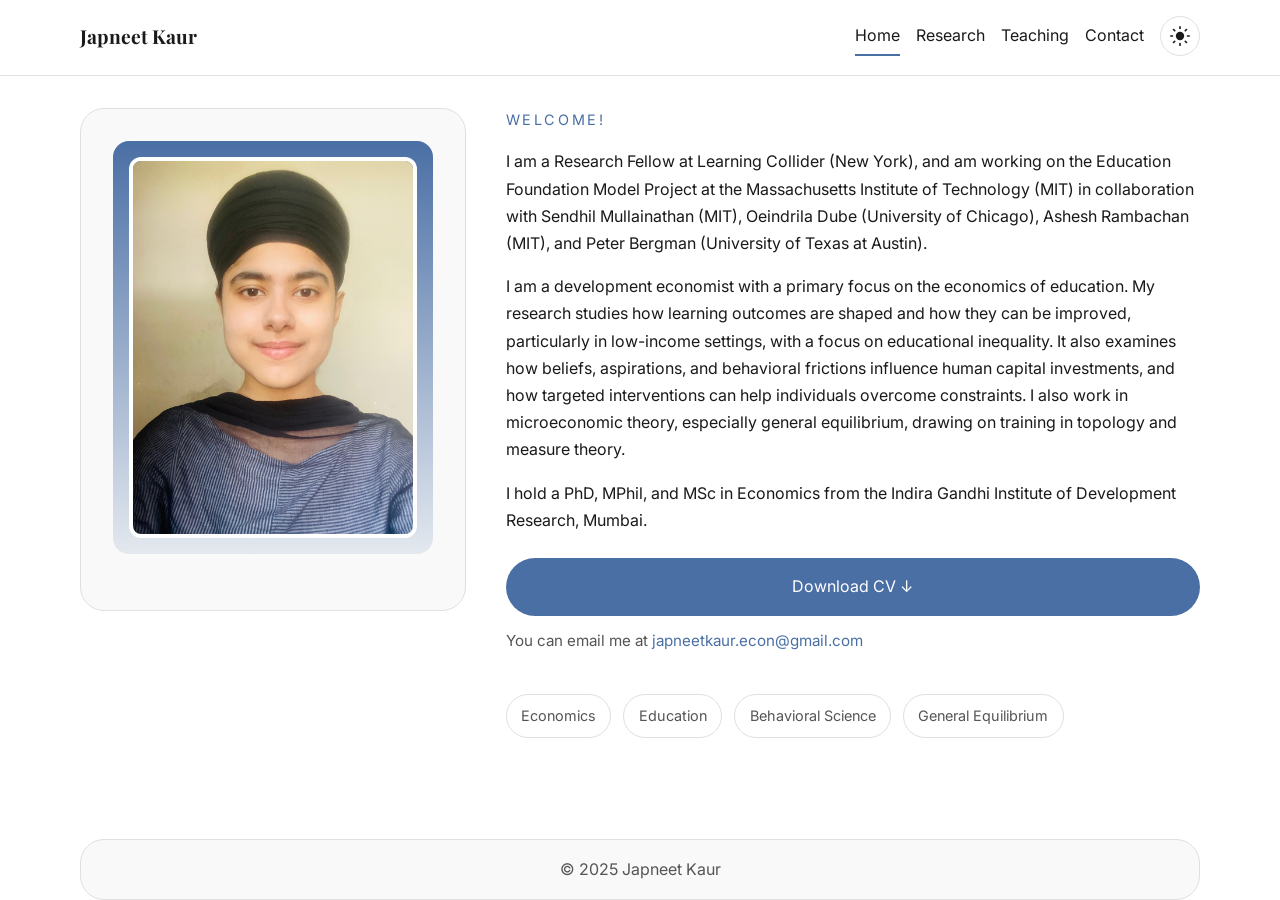
<file: index.html>
<!DOCTYPE html>
<html lang="en">
<head>
  <meta charset="UTF-8">
  <meta name="viewport" content="width=device-width, initial-scale=1.0">
  <title>Japneet Kaur | Home</title>
  <link rel="preconnect" href="https://fonts.googleapis.com">
  <link rel="preconnect" href="https://fonts.gstatic.com" crossorigin>
  <link href="https://fonts.googleapis.com/css2?family=Inter:wght@400;500;600;700&family=Playfair+Display:wght@600;700&display=swap" rel="stylesheet">
  <link rel="stylesheet" href="style.css">
</head>
<body data-page="home">
  <div class="page-shell">
    <header class="site-header">
      <div class="nav-inner container">
        <a class="brand" href="index.html">Japneet Kaur</a>
        <button class="nav-toggle" aria-expanded="false" aria-label="Toggle navigation">
          <span></span>
          <span></span>
          <span></span>
        </button>
        <nav class="site-nav" aria-label="Main navigation">
          <a href="index.html" class="nav-link active">Home</a>
          <a href="research.html" class="nav-link">Research</a>
          <a href="teaching.html" class="nav-link">Teaching</a>
          <a href="contact.html" class="nav-link">Contact</a>
          <button id="themeToggle" class="theme-toggle" aria-label="Toggle theme">
            <span class="icon icon-sun" aria-hidden="true"></span>
            <span class="icon icon-moon" aria-hidden="true"></span>
          </button>
        </nav>
      </div>
      <div class="scroll-progress" id="scrollProgress"></div>
    </header>

    <main class="container main-content">
      <section class="hero split-grid">
        <div class="hero-card reveal">
          <div class="portrait-ring">
            <img src="photo.jpeg" alt="Portrait of Japneet Kaur" class="portrait">
          </div>
        </div>

        <div class="hero-text reveal">
          <p class="eyebrow">Welcome!</p>
          <p class="lead">I am a Research Fellow at Learning Collider (New York), and am working on the Education Foundation Model Project at the Massachusetts Institute of Technology (MIT) in collaboration with Sendhil Mullainathan (MIT), Oeindrila Dube (University of Chicago), Ashesh Rambachan (MIT), and Peter Bergman (University of Texas at Austin).</p>
          <p>I am a development economist with a primary focus on the economics of education. My research studies how learning outcomes are shaped and how they can be improved, particularly in low-income settings, with a focus on educational inequality. It also examines how beliefs, aspirations, and behavioral frictions influence human capital investments, and how targeted interventions can help individuals overcome constraints. I also work in microeconomic theory, especially general equilibrium, drawing on training in topology and measure theory.</p>
          <p>I hold a PhD, MPhil, and MSc in Economics from the Indira Gandhi Institute of Development Research, Mumbai.</p>
          <div class="hero-actions">
            <a class="button button-primary" href="cv.pdf" download>Download CV ↓</a>
            <p class="contact-line">You can email me at <a href="mailto:japneetkaur.econ@gmail.com">japneetkaur.econ@gmail.com</a></p>
          </div>
          <div class="tag-row">
            <span class="tag">Economics</span>
            <span class="tag">Education</span>
            <span class="tag">Behavioral Science</span>
            <span class="tag">General Equilibrium</span>
          </div>
        </div>
      </section>

    </main>

    <footer class="site-footer container reveal">
      <div class="footer-copy">© 2025 Japneet Kaur</div>
    </footer>
  </div>

  <button id="backToTop" class="back-to-top" aria-label="Back to top">
    <svg viewBox="0 0 24 24" fill="none" stroke="currentColor" stroke-width="2"><path d="M5 15l7-7 7 7" stroke-linecap="round" stroke-linejoin="round"/><path d="M12 22V4" stroke-linecap="round"/></svg>
  </button>

  <script src="script.js" defer></script>
</body>
</html>
</file>
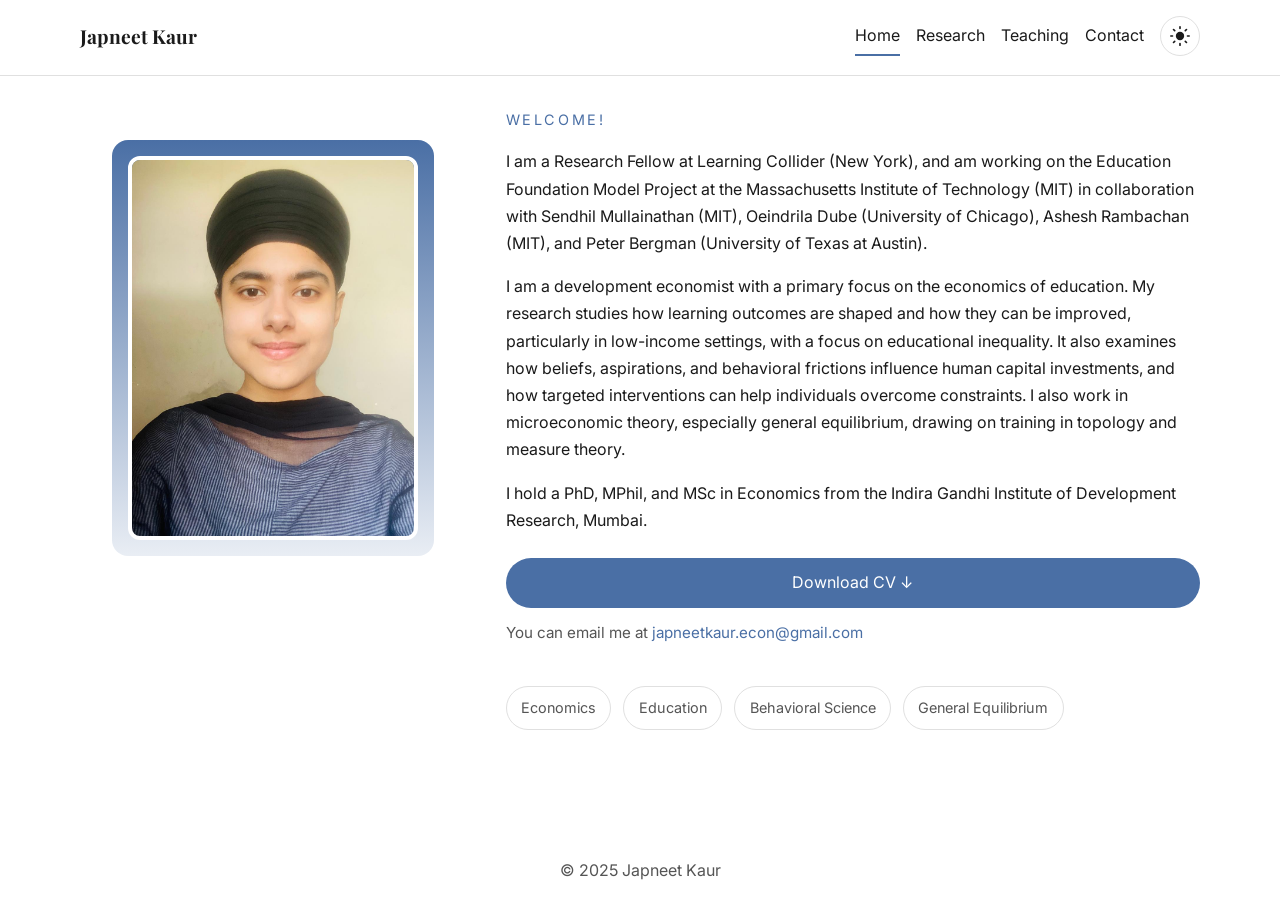
<file: Downloads/portfolio-main/portfolio-main/index.html>
<!DOCTYPE html>
<html lang="en">
<head>
  <meta charset="UTF-8">
  <meta name="viewport" content="width=device-width, initial-scale=1.0">
  <title>Japneet Kaur | Home</title>
  <link rel="preconnect" href="https://fonts.googleapis.com">
  <link rel="preconnect" href="https://fonts.gstatic.com" crossorigin>
  <link href="https://fonts.googleapis.com/css2?family=Inter:wght@400;500;600;700&family=Playfair+Display:wght@600;700&display=swap" rel="stylesheet">
  <link rel="stylesheet" href="style.css">
</head>
<body data-page="home">
  <div class="page-shell">
    <header class="site-header">
      <div class="nav-inner container">
        <a class="brand" href="index.html">Japneet Kaur</a>
        <button class="nav-toggle" aria-expanded="false" aria-label="Toggle navigation">
          <span></span>
          <span></span>
          <span></span>
        </button>
        <nav class="site-nav" aria-label="Main navigation">
          <a href="index.html" class="nav-link active">Home</a>
          <a href="research.html" class="nav-link">Research</a>
          <a href="teaching.html" class="nav-link">Teaching</a>
          <a href="contact.html" class="nav-link">Contact</a>
          <button id="themeToggle" class="theme-toggle" aria-label="Toggle theme">
            <span class="icon icon-sun" aria-hidden="true"></span>
            <span class="icon icon-moon" aria-hidden="true"></span>
          </button>
        </nav>
      </div>
      <div class="scroll-progress" id="scrollProgress"></div>
    </header>

    <main class="container main-content">
      <section class="hero split-grid">
        <div class="hero-card reveal">
          <div class="portrait-ring">
            <img src="photo.jpeg" alt="Portrait of Japneet Kaur" class="portrait">
          </div>
        </div>

        <div class="hero-text reveal">
          <p class="eyebrow">Welcome!</p>
          <p class="lead">I am a Research Fellow at Learning Collider (New York), and am working on the Education Foundation Model Project at the Massachusetts Institute of Technology (MIT) in collaboration with Sendhil Mullainathan (MIT), Oeindrila Dube (University of Chicago), Ashesh Rambachan (MIT), and Peter Bergman (University of Texas at Austin).</p>
          <p>I am a development economist with a primary focus on the economics of education. My research studies how learning outcomes are shaped and how they can be improved, particularly in low-income settings, with a focus on educational inequality. It also examines how beliefs, aspirations, and behavioral frictions influence human capital investments, and how targeted interventions can help individuals overcome constraints. I also work in microeconomic theory, especially general equilibrium, drawing on training in topology and measure theory.</p>
          <p>I hold a PhD, MPhil, and MSc in Economics from the Indira Gandhi Institute of Development Research, Mumbai.</p>
          <div class="hero-actions">
            <a class="button button-primary button-small" href="cv.pdf" download>Download CV ↓</a>
            <p class="contact-line">You can email me at <a href="mailto:japneetkaur.econ@gmail.com">japneetkaur.econ@gmail.com</a></p>
          </div>
          <div class="tag-row">
            <span class="tag">Economics</span>
            <span class="tag">Education</span>
            <span class="tag">Behavioral Science</span>
            <span class="tag">General Equilibrium</span>
          </div>
        </div>
      </section>

    </main>

    <footer class="site-footer container reveal">
      <div class="footer-copy">© 2025 Japneet Kaur</div>
    </footer>
  </div>

  <button id="backToTop" class="back-to-top" aria-label="Back to top">
    <svg viewBox="0 0 24 24" fill="none" stroke="currentColor" stroke-width="2"><path d="M5 15l7-7 7 7" stroke-linecap="round" stroke-linejoin="round"/><path d="M12 22V4" stroke-linecap="round"/></svg>
  </button>

  <script src="script.js" defer></script>
</body>
</html>
</file>
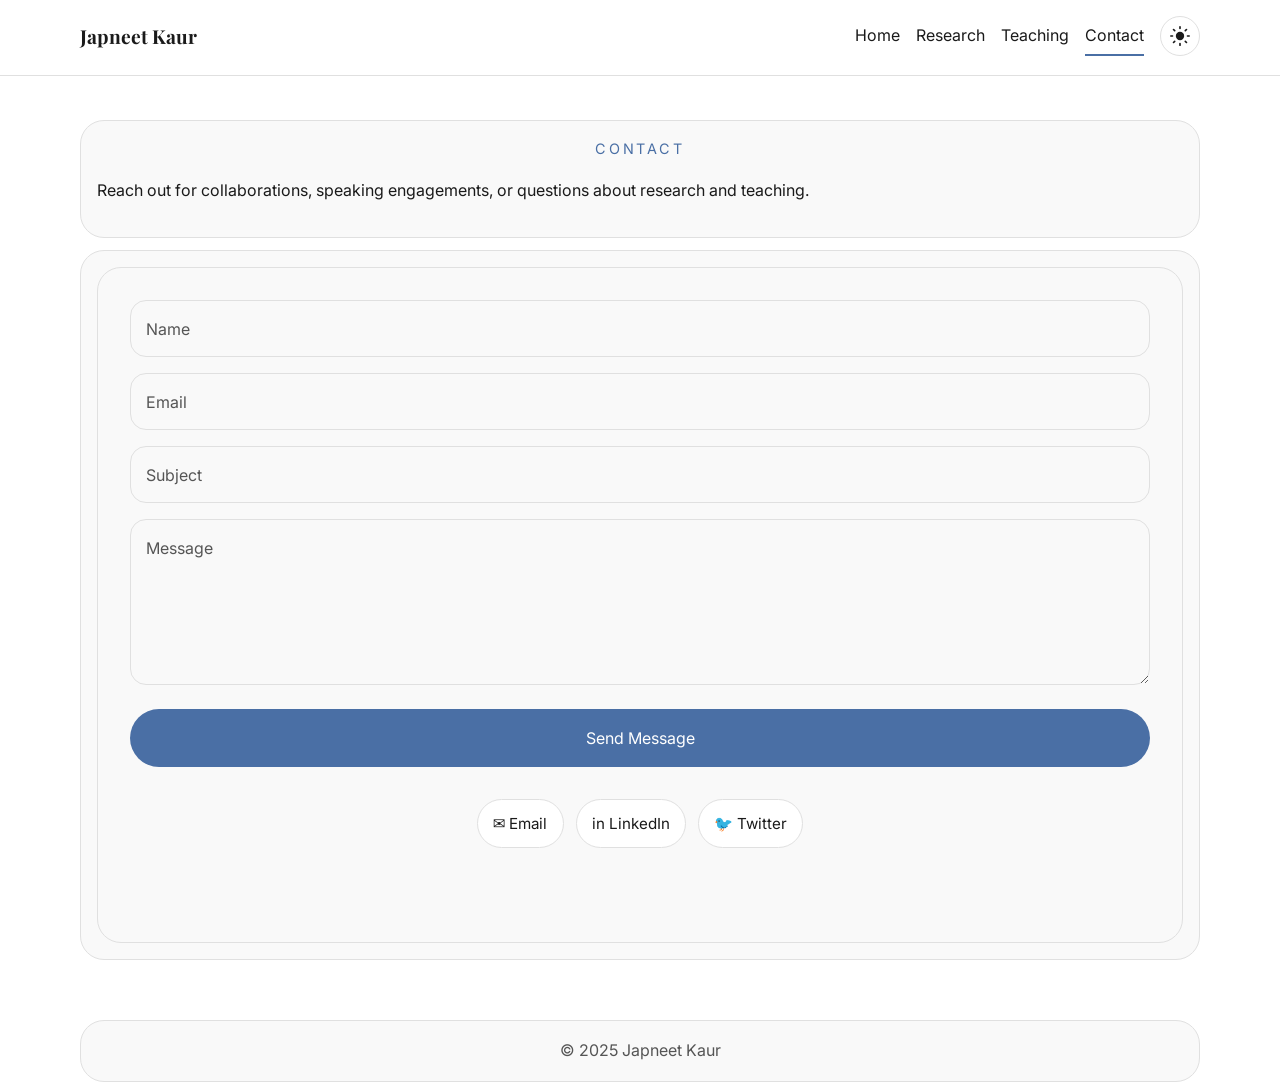
<file: contact.html>
<!DOCTYPE html>
<html lang="en">
<head>
  <meta charset="UTF-8">
  <meta name="viewport" content="width=device-width, initial-scale=1.0">
  <title>Japneet Kaur | Contact</title>
  <link rel="preconnect" href="https://fonts.googleapis.com">
  <link rel="preconnect" href="https://fonts.gstatic.com" crossorigin>
  <link href="https://fonts.googleapis.com/css2?family=Inter:wght@400;500;600;700&family=Playfair+Display:wght@600;700&display=swap" rel="stylesheet">
  <link rel="stylesheet" href="style.css">
</head>
<body data-page="contact">
  <div class="page-shell">
    <header class="site-header">
      <div class="nav-inner container">
        <a class="brand" href="index.html">Japneet Kaur</a>
        <button class="nav-toggle" aria-expanded="false" aria-label="Toggle navigation">
          <span></span>
          <span></span>
          <span></span>
        </button>
        <nav class="site-nav" aria-label="Main navigation">
          <a href="index.html" class="nav-link">Home</a>
          <a href="research.html" class="nav-link">Research</a>
          <a href="teaching.html" class="nav-link">Teaching</a>
          <a href="contact.html" class="nav-link active">Contact</a>
          <button id="themeToggle" class="theme-toggle" aria-label="Toggle theme">
            <span class="icon icon-sun" aria-hidden="true"></span>
            <span class="icon icon-moon" aria-hidden="true"></span>
          </button>
        </nav>
      </div>
      <div class="scroll-progress" id="scrollProgress"></div>
    </header>

    <main class="container main-content">
      <section class="page-intro reveal">
        <p class="eyebrow" style="text-align: center;">Contact</p>
        <p>Reach out for collaborations, speaking engagements, or questions about research and teaching.</p>
      </section>

      <section class="contact-grid reveal">
        <form id="contactForm" class="contact-form" novalidate>
          <div class="form-group reveal">
            <input type="text" id="name" name="name" required placeholder=" ">
            <label for="name">Name</label>
            <span class="error-message">Please enter your name.</span>
          </div>
          <div class="form-group reveal">
            <input type="email" id="email" name="email" required placeholder=" ">
            <label for="email">Email</label>
            <span class="error-message">Please enter a valid email.</span>
          </div>
          <div class="form-group reveal">
            <input type="text" id="subject" name="subject" required placeholder=" ">
            <label for="subject">Subject</label>
            <span class="error-message">Please enter a subject.</span>
          </div>
          <div class="form-group reveal textarea-group">
            <textarea id="message" name="message" rows="5" required placeholder=" "></textarea>
            <label for="message">Message</label>
            <span class="error-message">Please write a message.</span>
          </div>
          <button type="submit" class="button button-primary">Send Message</button>
          <div class="contact-signs">
            <a href="mailto:japneetkaur.econ@gmail.com" class="sign-link">✉ Email</a>
            <a href="https://www.linkedin.com/in/japneetkaur" class="sign-link" target="_blank" rel="noopener">in LinkedIn</a>
            <a href="https://twitter.com/japneetkaur" class="sign-link" target="_blank" rel="noopener">🐦 Twitter</a>
          </div>
          <p id="formSuccess" class="form-success" aria-live="polite"></p>
        </form>
      </section>
    </main>

    <footer class="site-footer container reveal">
      <div class="footer-copy">© 2025 Japneet Kaur</div>
    </footer>
  </div>

  <button id="backToTop" class="back-to-top" aria-label="Back to top">
    <svg viewBox="0 0 24 24" fill="none" stroke="currentColor" stroke-width="2"><path d="M5 15l7-7 7 7" stroke-linecap="round" stroke-linejoin="round"/><path d="M12 22V4" stroke-linecap="round"/></svg>
  </button>

  <script src="script.js" defer></script>
</body>
</html>
</file>
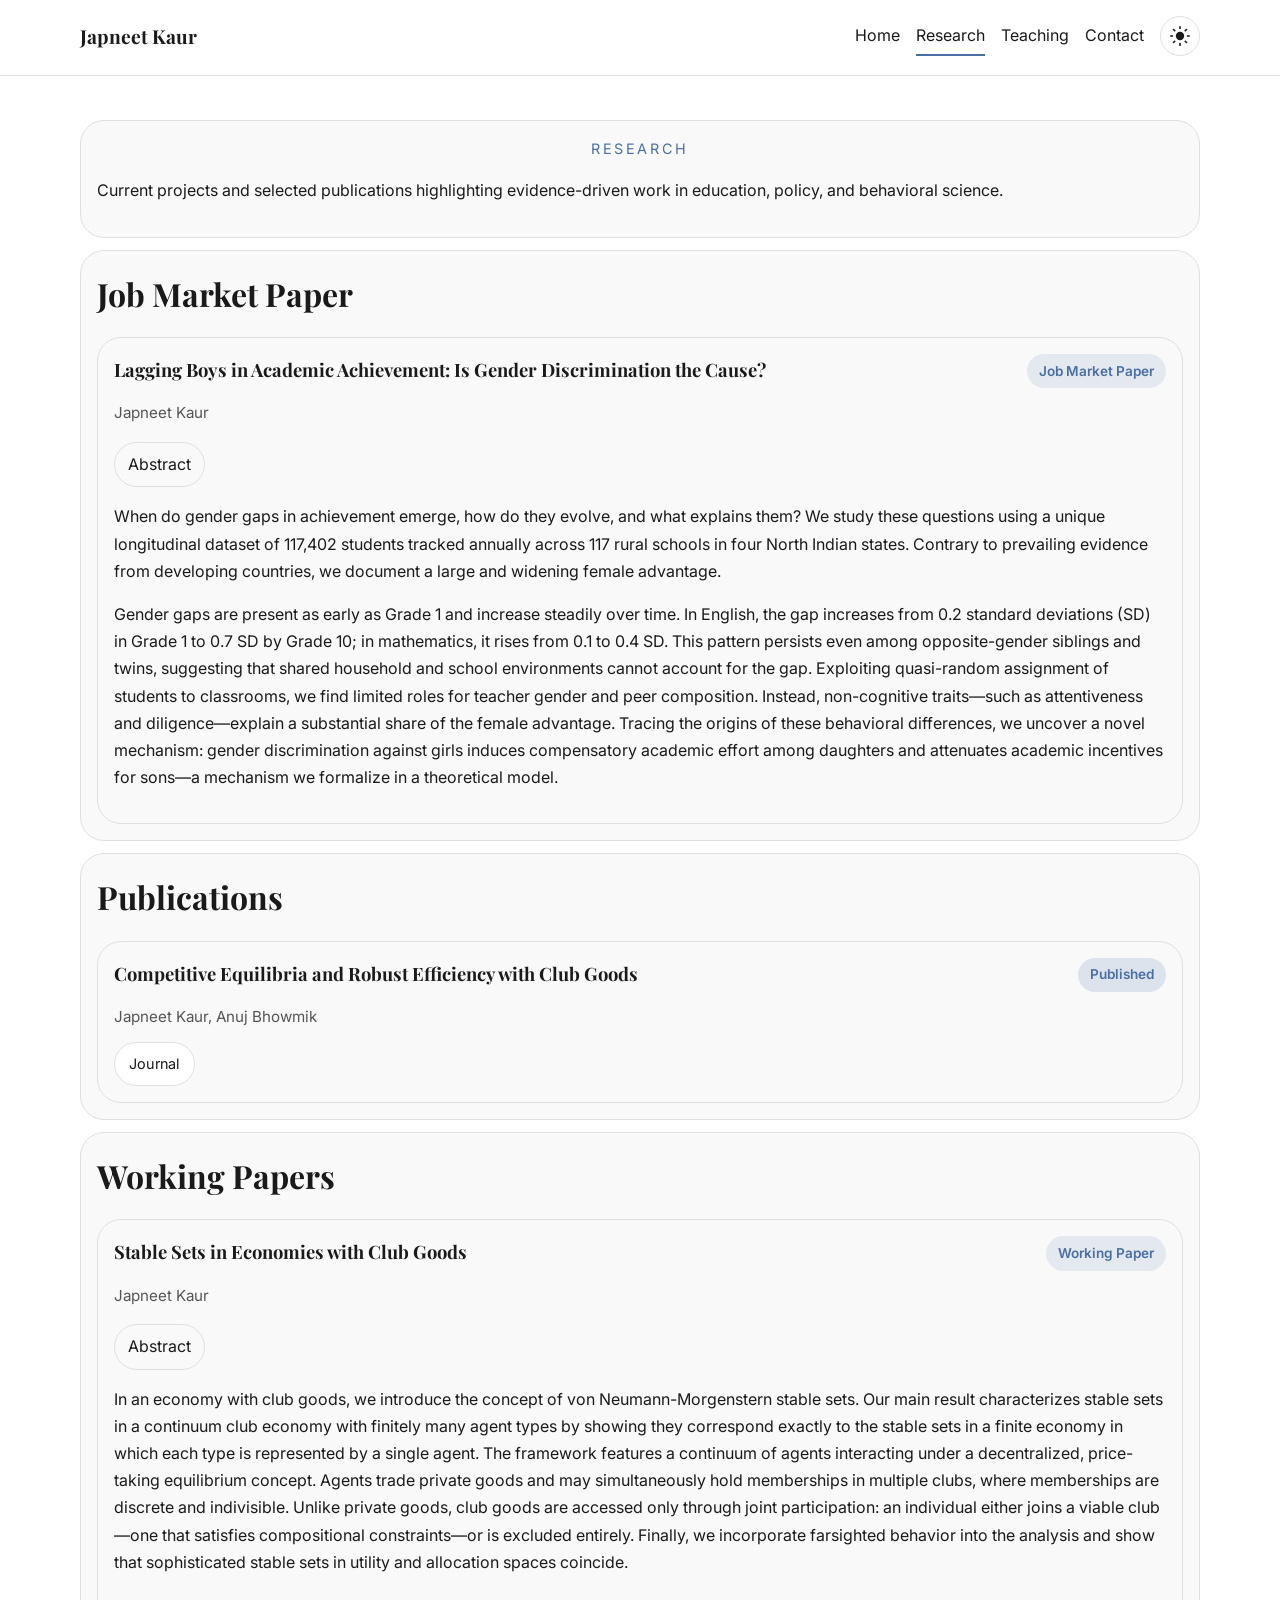
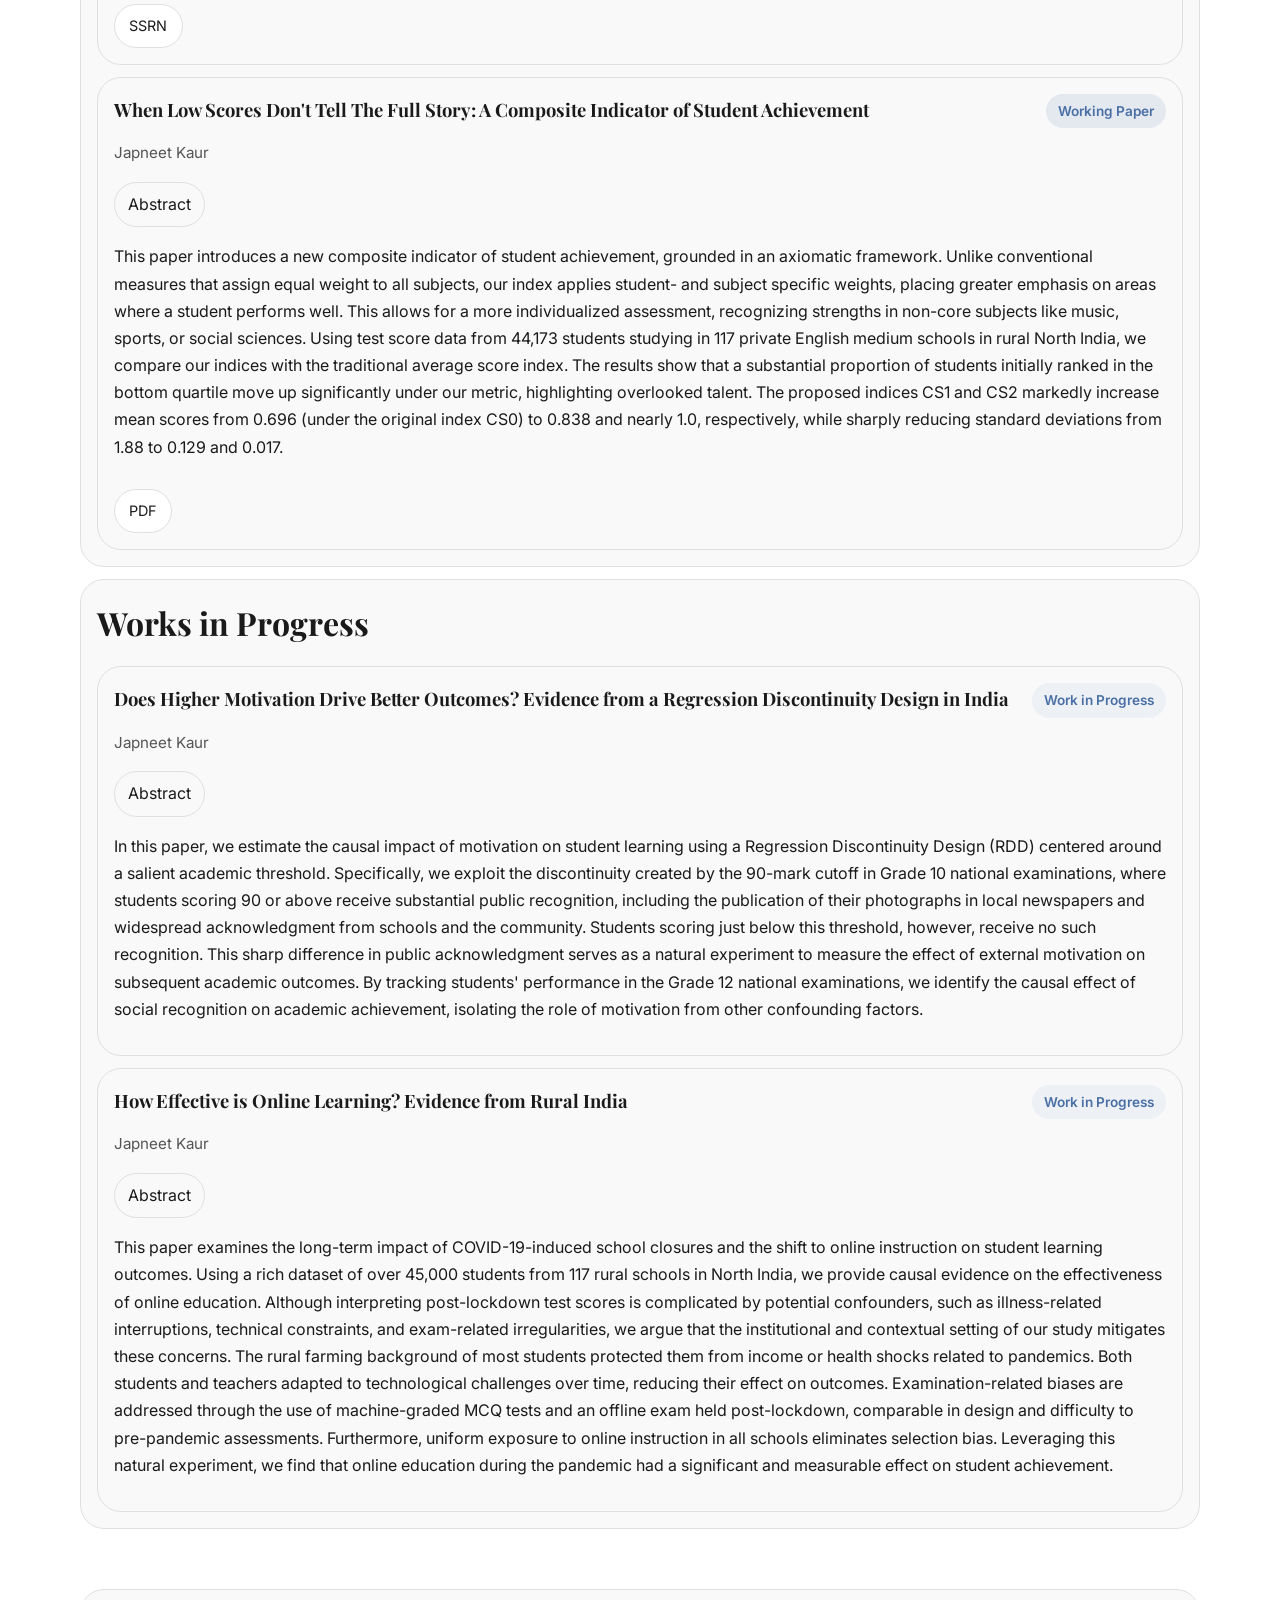
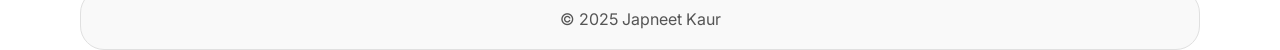
<file: research.html>
<!DOCTYPE html>
<html lang="en">
<head>
  <meta charset="UTF-8">
  <meta name="viewport" content="width=device-width, initial-scale=1.0">
  <title>Japneet Kaur | Research</title>
  <link rel="preconnect" href="https://fonts.googleapis.com">
  <link rel="preconnect" href="https://fonts.gstatic.com" crossorigin>
  <link href="https://fonts.googleapis.com/css2?family=Inter:wght@400;500;600;700&family=Playfair+Display:wght@600;700&display=swap" rel="stylesheet">
  <link rel="stylesheet" href="style.css">
</head>
<body data-page="research">
  <div class="page-shell">
    <header class="site-header">
      <div class="nav-inner container">
        <a class="brand" href="index.html">Japneet Kaur</a>
        <button class="nav-toggle" aria-expanded="false" aria-label="Toggle navigation">
          <span></span>
          <span></span>
          <span></span>
        </button>
        <nav class="site-nav" aria-label="Main navigation">
          <a href="index.html" class="nav-link">Home</a>
          <a href="research.html" class="nav-link active">Research</a>
          <a href="teaching.html" class="nav-link">Teaching</a>
          <a href="contact.html" class="nav-link">Contact</a>
          <button id="themeToggle" class="theme-toggle" aria-label="Toggle theme">
            <span class="icon icon-sun" aria-hidden="true"></span>
            <span class="icon icon-moon" aria-hidden="true"></span>
          </button>
        </nav>
      </div>
      <div class="scroll-progress" id="scrollProgress"></div>
    </header>

    <main class="container main-content">
      <section class="page-intro reveal">
        <p class="eyebrow" style="text-align: center;">Research</p>
        <p>Current projects and selected publications highlighting evidence-driven work in education, policy, and behavioral science.</p>
      </section>

      <section class="research-section reveal">
        <h2>Job Market Paper</h2>
        <div class="card-grid">
          <article class="paper-card reveal">
            <div class="card-header">
              <h3>Lagging Boys in Academic Achievement: Is Gender Discrimination the Cause?</h3>
              <span class="badge">Job Market Paper</span>
            </div>
            <p class="paper-meta">Japneet Kaur</p>
            <button class="abstract-toggle" data-target="abstract1" aria-expanded="false">Abstract</button>
            <div id="abstract1" class="abstract-content">
              <p>When do gender gaps in achievement emerge, how do they evolve, and what explains them? We study these questions using a unique longitudinal dataset of 117,402 students tracked annually across 117 rural schools in four North Indian states. Contrary to prevailing evidence from developing countries, we document a large and widening female advantage.</p>
              <p>Gender gaps are present as early as Grade 1 and increase steadily over time. In English, the gap increases from 0.2 standard deviations (SD) in Grade 1 to 0.7 SD by Grade 10; in mathematics, it rises from 0.1 to 0.4 SD. This pattern persists even among opposite-gender siblings and twins, suggesting that shared household and school environments cannot account for the gap. Exploiting quasi-random assignment of students to classrooms, we find limited roles for teacher gender and peer composition. Instead, non-cognitive traits—such as attentiveness and diligence—explain a substantial share of the female advantage. Tracing the origins of these behavioral differences, we uncover a novel mechanism: gender discrimination against girls induces compensatory academic effort among daughters and attenuates academic incentives for sons—a mechanism we formalize in a theoretical model.</p>
            </div>
          </article>
        </div>
      </section>

      <section class="research-section reveal">
        <h2>Publications</h2>
        <div class="card-grid">
          <article class="paper-card reveal">
            <div class="card-header">
              <h3>Competitive Equilibria and Robust Efficiency with Club Goods</h3>
              <span class="badge published">Published</span>
            </div>
            <p class="paper-meta">Japneet Kaur, Anuj Bhowmik</p>
            <div class="link-row">
              <a href="https://www.sciencedirect.com/science/article/pii/S0304406823000691" class="pill" target="_blank">Journal</a>
            </div>
          </article>
        </div>
      </section>

      <section class="research-section reveal">
        <h2>Working Papers</h2>
        <div class="card-grid">
          <article class="paper-card reveal">
            <div class="card-header">
              <h3>Stable Sets in Economies with Club Goods</h3>
              <span class="badge">Working Paper</span>
            </div>
            <p class="paper-meta">Japneet Kaur</p>
            <button class="abstract-toggle" data-target="abstract3" aria-expanded="false">Abstract</button>
            <div id="abstract3" class="abstract-content">
              <p>In an economy with club goods, we introduce the concept of von Neumann-Morgenstern stable sets. Our main result characterizes stable sets in a continuum club economy with finitely many agent types by showing they correspond exactly to the stable sets in a finite economy in which each type is represented by a single agent. The framework features a continuum of agents interacting under a decentralized, price-taking equilibrium concept. Agents trade private goods and may simultaneously hold memberships in multiple clubs, where memberships are discrete and indivisible. Unlike private goods, club goods are accessed only through joint participation: an individual either joins a viable club—one that satisfies compositional constraints—or is excluded entirely. Finally, we incorporate farsighted behavior into the analysis and show that sophisticated stable sets in utility and allocation spaces coincide.</p>
            </div>
            <div class="link-row">
              <a href="https://papers.ssrn.com/sol3/papers.cfm?abstract_id=5219560" class="pill" target="_blank">SSRN</a>
            </div>
          </article>
          <article class="paper-card reveal">
            <div class="card-header">
              <h3>When Low Scores Don't Tell The Full Story: A Composite Indicator of Student Achievement</h3>
              <span class="badge">Working Paper</span>
            </div>
            <p class="paper-meta">Japneet Kaur</p>
            <button class="abstract-toggle" data-target="abstract4" aria-expanded="false">Abstract</button>
            <div id="abstract4" class="abstract-content">
              <p>This paper introduces a new composite indicator of student achievement, grounded in an axiomatic framework. Unlike conventional measures that assign equal weight to all subjects, our index applies student- and subject specific weights, placing greater emphasis on areas where a student performs well. This allows for a more individualized assessment, recognizing strengths in non-core subjects like music, sports, or social sciences. Using test score data from 44,173 students studying in 117 private English medium schools in rural North India, we compare our indices with the traditional average score index. The results show that a substantial proportion of students initially ranked in the bottom quartile move up significantly under our metric, highlighting overlooked talent. The proposed indices CS1 and CS2 markedly increase mean scores from 0.696 (under the original index CS0) to 0.838 and nearly 1.0, respectively, while sharply reducing standard deviations from 1.88 to 0.129 and 0.017.</p>
            </div>
            <div class="link-row">
              <a href="http://www.igidr.ac.in/pdf/publication/WP-2025-008.pdf" class="pill" target="_blank">PDF</a>
            </div>
          </article>
        </div>
      </section>

      <section class="research-section reveal">
        <h2>Works in Progress</h2>
        <div class="card-grid">
          <article class="paper-card reveal">
            <div class="card-header">
              <h3>Does Higher Motivation Drive Better Outcomes? Evidence from a Regression Discontinuity Design in India</h3>
              <span class="badge wip">Work in Progress</span>
            </div>
            <p class="paper-meta">Japneet Kaur</p>
            <button class="abstract-toggle" data-target="abstract5" aria-expanded="false">Abstract</button>
            <div id="abstract5" class="abstract-content">
              <p>In this paper, we estimate the causal impact of motivation on student learning using a Regression Discontinuity Design (RDD) centered around a salient academic threshold. Specifically, we exploit the discontinuity created by the 90-mark cutoff in Grade 10 national examinations, where students scoring 90 or above receive substantial public recognition, including the publication of their photographs in local newspapers and widespread acknowledgment from schools and the community. Students scoring just below this threshold, however, receive no such recognition. This sharp difference in public acknowledgment serves as a natural experiment to measure the effect of external motivation on subsequent academic outcomes. By tracking students' performance in the Grade 12 national examinations, we identify the causal effect of social recognition on academic achievement, isolating the role of motivation from other confounding factors.</p>
            </div>
          </article>
          <article class="paper-card reveal">
            <div class="card-header">
              <h3>How Effective is Online Learning? Evidence from Rural India</h3>
              <span class="badge wip">Work in Progress</span>
            </div>
            <p class="paper-meta">Japneet Kaur</p>
            <button class="abstract-toggle" data-target="abstract6" aria-expanded="false">Abstract</button>
            <div id="abstract6" class="abstract-content">
              <p>This paper examines the long-term impact of COVID-19-induced school closures and the shift to online instruction on student learning outcomes. Using a rich dataset of over 45,000 students from 117 rural schools in North India, we provide causal evidence on the effectiveness of online education. Although interpreting post-lockdown test scores is complicated by potential confounders, such as illness-related interruptions, technical constraints, and exam-related irregularities, we argue that the institutional and contextual setting of our study mitigates these concerns. The rural farming background of most students protected them from income or health shocks related to pandemics. Both students and teachers adapted to technological challenges over time, reducing their effect on outcomes. Examination-related biases are addressed through the use of machine-graded MCQ tests and an offline exam held post-lockdown, comparable in design and difficulty to pre-pandemic assessments. Furthermore, uniform exposure to online instruction in all schools eliminates selection bias. Leveraging this natural experiment, we find that online education during the pandemic had a significant and measurable effect on student achievement.</p>
            </div>
          </article>
        </div>
      </section>
    </main>

    <footer class="site-footer container reveal">
      <div class="footer-copy">© 2025 Japneet Kaur</div>
    </footer>
  </div>

  <button id="backToTop" class="back-to-top" aria-label="Back to top">
    <svg viewBox="0 0 24 24" fill="none" stroke="currentColor" stroke-width="2"><path d="M5 15l7-7 7 7" stroke-linecap="round" stroke-linejoin="round"/><path d="M12 22V4" stroke-linecap="round"/></svg>
  </button>

  <script src="script.js" defer></script>
</body>
</html>
</file>
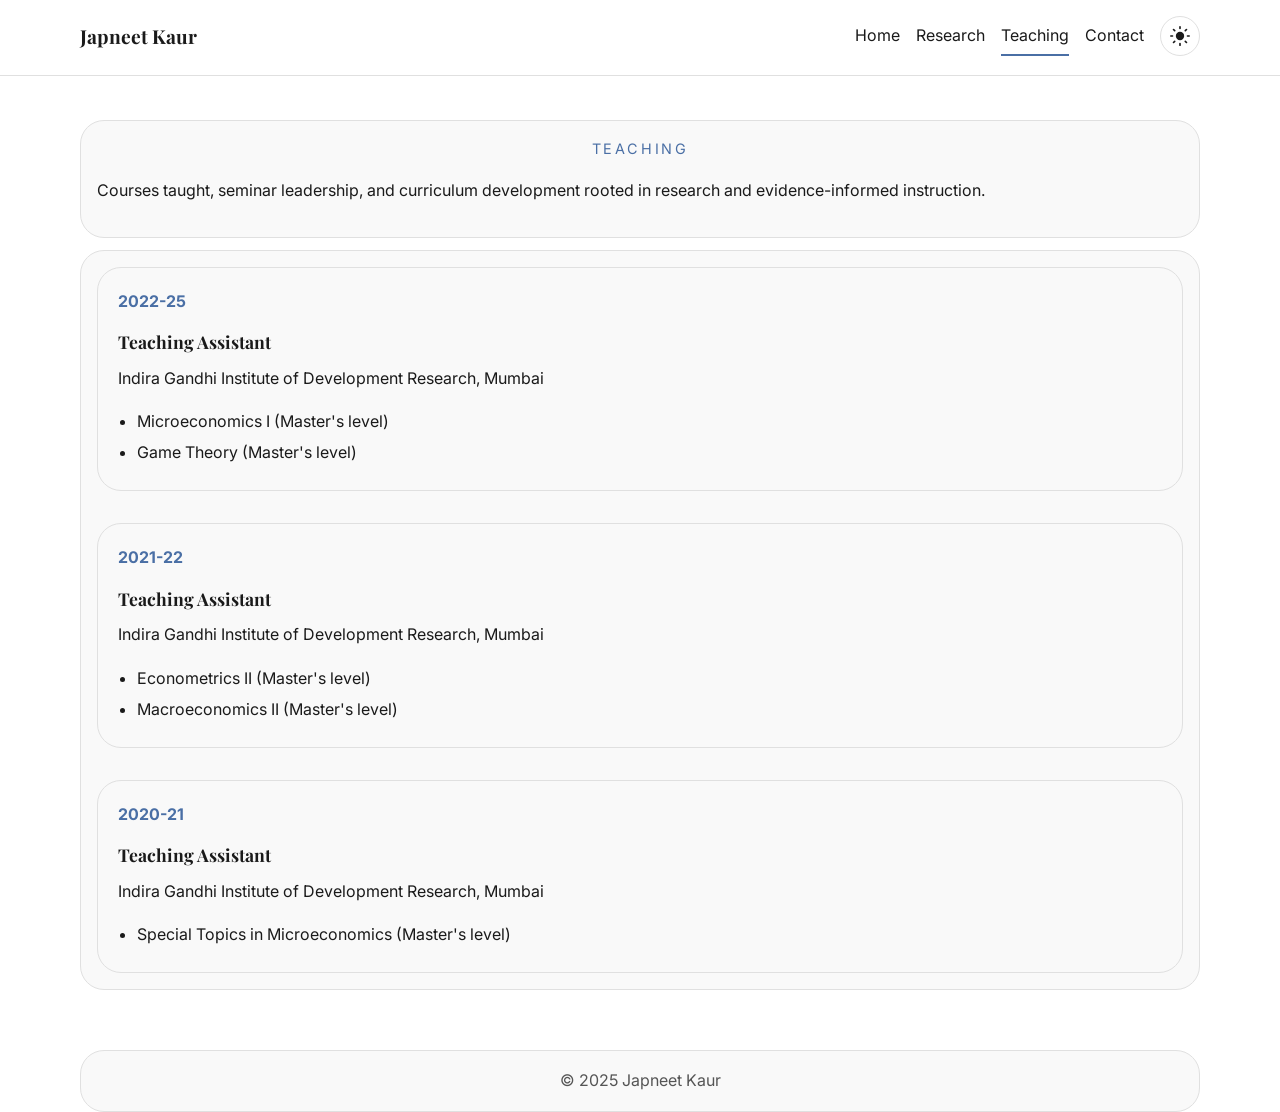
<file: teaching.html>
<!DOCTYPE html>
<html lang="en">
<head>
  <meta charset="UTF-8">
  <meta name="viewport" content="width=device-width, initial-scale=1.0">
  <title>Japneet Kaur | Teaching</title>
  <link rel="preconnect" href="https://fonts.googleapis.com">
  <link rel="preconnect" href="https://fonts.gstatic.com" crossorigin>
  <link href="https://fonts.googleapis.com/css2?family=Inter:wght@400;500;600;700&family=Playfair+Display:wght@600;700&display=swap" rel="stylesheet">
  <link rel="stylesheet" href="style.css">
</head>
<body data-page="teaching">
  <div class="page-shell">
    <header class="site-header">
      <div class="nav-inner container">
        <a class="brand" href="index.html">Japneet Kaur</a>
        <button class="nav-toggle" aria-expanded="false" aria-label="Toggle navigation">
          <span></span>
          <span></span>
          <span></span>
        </button>
        <nav class="site-nav" aria-label="Main navigation">
          <a href="index.html" class="nav-link">Home</a>
          <a href="research.html" class="nav-link">Research</a>
          <a href="teaching.html" class="nav-link active">Teaching</a>
          <a href="contact.html" class="nav-link">Contact</a>
          <button id="themeToggle" class="theme-toggle" aria-label="Toggle theme">
            <span class="icon icon-sun" aria-hidden="true"></span>
            <span class="icon icon-moon" aria-hidden="true"></span>
          </button>
        </nav>
      </div>
      <div class="scroll-progress" id="scrollProgress"></div>
    </header>

    <main class="container main-content">
      <section class="page-intro reveal">
        <p class="eyebrow" style="text-align: center;">Teaching</p>
        <p>Courses taught, seminar leadership, and curriculum development rooted in research and evidence-informed instruction.</p>
      </section>

      <section class="timeline reveal">
        <div class="timeline-line"></div>
        <article class="timeline-entry reveal">
          <span class="timeline-date">2022-25</span>
          <div class="timeline-card">
            <h3>Teaching Assistant</h3>
            <p class="timeline-meta">Indira Gandhi Institute of Development Research, Mumbai</p>
            <ul>
              <li>Microeconomics I (Master's level)</li>
              <li>Game Theory (Master's level)</li>
            </ul>
          </div>
        </article>
        <article class="timeline-entry reveal">
          <span class="timeline-date">2021-22</span>
          <div class="timeline-card">
            <h3>Teaching Assistant</h3>
            <p class="timeline-meta">Indira Gandhi Institute of Development Research, Mumbai</p>
            <ul>
              <li>Econometrics II (Master's level)</li>
              <li>Macroeconomics II (Master's level)</li>
            </ul>
          </div>
        </article>
        <article class="timeline-entry reveal">
          <span class="timeline-date">2020-21</span>
          <div class="timeline-card">
            <h3>Teaching Assistant</h3>
            <p class="timeline-meta">Indira Gandhi Institute of Development Research, Mumbai</p>
            <ul>
              <li>Special Topics in Microeconomics (Master's level)</li>
            </ul>
          </div>
        </article>
      </section>
    </main>

    <footer class="site-footer container reveal">
      <div class="footer-copy">© 2025 Japneet Kaur</div>
    </footer>
  </div>

  <button id="backToTop" class="back-to-top" aria-label="Back to top">
    <svg viewBox="0 0 24 24" fill="none" stroke="currentColor" stroke-width="2"><path d="M5 15l7-7 7 7" stroke-linecap="round" stroke-linejoin="round"/><path d="M12 22V4" stroke-linecap="round"/></svg>
  </button>

  <script src="script.js" defer></script>
</body>
</html>
</file>
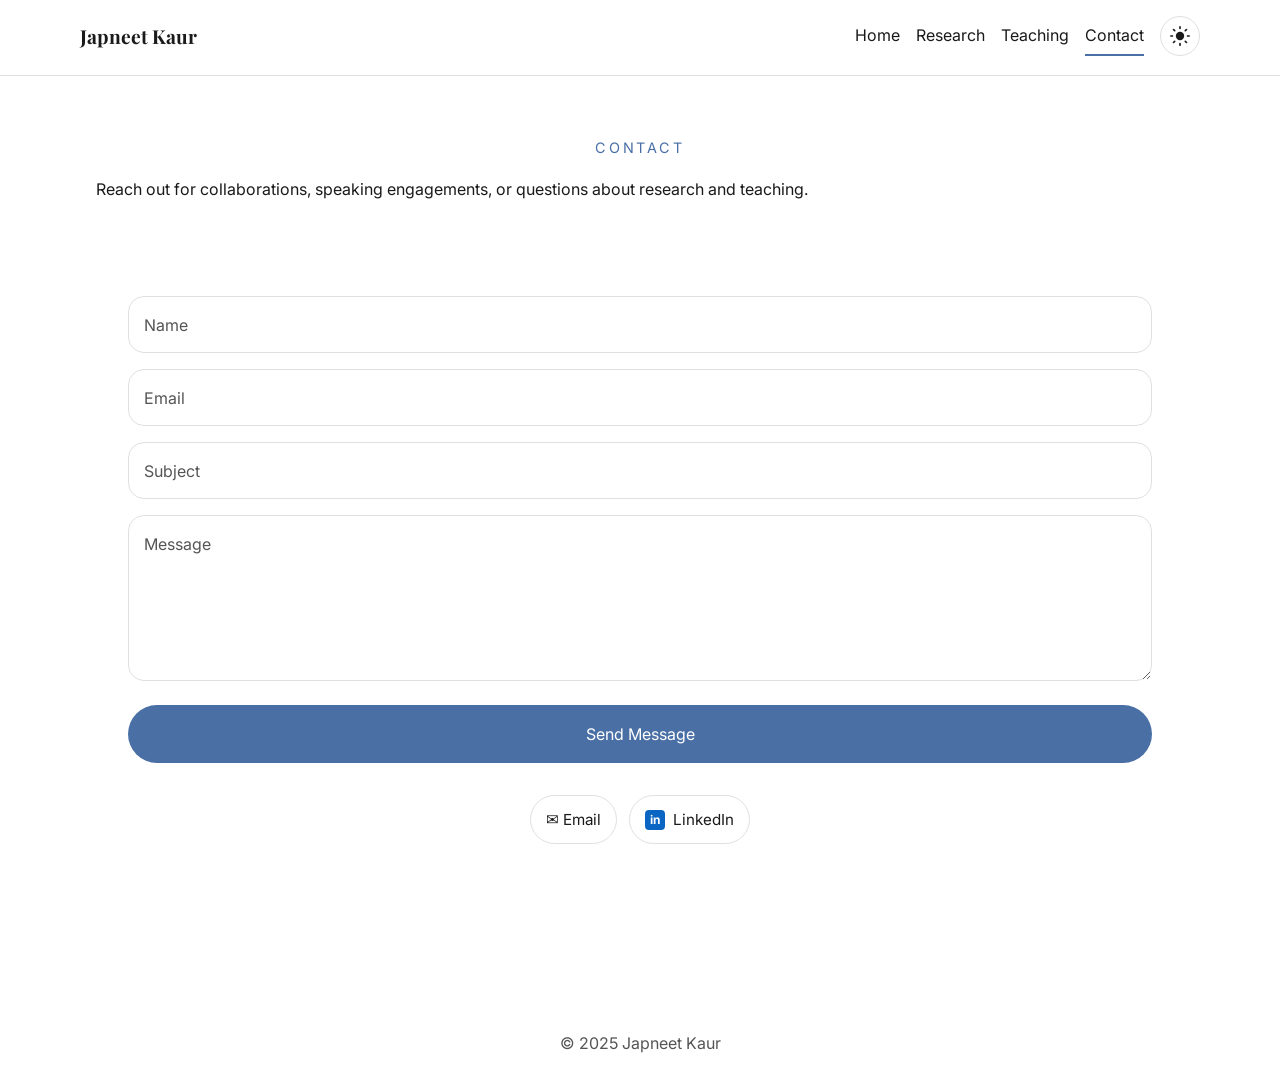
<file: Downloads/portfolio-main/portfolio-main/contact.html>
<!DOCTYPE html>
<html lang="en">
<head>
  <meta charset="UTF-8">
  <meta name="viewport" content="width=device-width, initial-scale=1.0">
  <title>Japneet Kaur | Contact</title>
  <link rel="preconnect" href="https://fonts.googleapis.com">
  <link rel="preconnect" href="https://fonts.gstatic.com" crossorigin>
  <link href="https://fonts.googleapis.com/css2?family=Inter:wght@400;500;600;700&family=Playfair+Display:wght@600;700&display=swap" rel="stylesheet">
  <link rel="stylesheet" href="style.css">
</head>
<body data-page="contact">
  <div class="page-shell">
    <header class="site-header">
      <div class="nav-inner container">
        <a class="brand" href="index.html">Japneet Kaur</a>
        <button class="nav-toggle" aria-expanded="false" aria-label="Toggle navigation">
          <span></span>
          <span></span>
          <span></span>
        </button>
        <nav class="site-nav" aria-label="Main navigation">
          <a href="index.html" class="nav-link">Home</a>
          <a href="research.html" class="nav-link">Research</a>
          <a href="teaching.html" class="nav-link">Teaching</a>
          <a href="contact.html" class="nav-link active">Contact</a>
          <button id="themeToggle" class="theme-toggle" aria-label="Toggle theme">
            <span class="icon icon-sun" aria-hidden="true"></span>
            <span class="icon icon-moon" aria-hidden="true"></span>
          </button>
        </nav>
      </div>
      <div class="scroll-progress" id="scrollProgress"></div>
    </header>

    <main class="container main-content">
      <section class="page-intro reveal">
        <p class="eyebrow" style="text-align: center;">Contact</p>
        <p>Reach out for collaborations, speaking engagements, or questions about research and teaching.</p>
      </section>

      <section class="contact-grid reveal">
        <form id="contactForm" class="contact-form" novalidate>
          <div class="form-group reveal">
            <input type="text" id="name" name="name" required placeholder=" ">
            <label for="name">Name</label>
            <span class="error-message">Please enter your name.</span>
          </div>
          <div class="form-group reveal">
            <input type="email" id="email" name="email" required placeholder=" ">
            <label for="email">Email</label>
            <span class="error-message">Please enter a valid email.</span>
          </div>
          <div class="form-group reveal">
            <input type="text" id="subject" name="subject" required placeholder=" ">
            <label for="subject">Subject</label>
            <span class="error-message">Please enter a subject.</span>
          </div>
          <div class="form-group reveal textarea-group">
            <textarea id="message" name="message" rows="5" required placeholder=" "></textarea>
            <label for="message">Message</label>
            <span class="error-message">Please write a message.</span>
          </div>
          <button type="submit" class="button button-primary">Send Message</button>
          <div class="contact-signs">
            <a href="mailto:japneetkaur.econ@gmail.com" class="sign-link">✉ Email</a>
            <a href="https://www.linkedin.com/in/japneet-kaur-251817401" class="sign-link sign-link--linkedin" target="_blank" rel="noopener">
              <span class="linkedin-icon" aria-hidden="true">in</span>
              LinkedIn
            </a>
          </div>
          <p id="formSuccess" class="form-success" aria-live="polite"></p>
        </form>
      </section>
    </main>

    <footer class="site-footer container reveal">
      <div class="footer-copy">© 2025 Japneet Kaur</div>
    </footer>
  </div>

  <button id="backToTop" class="back-to-top" aria-label="Back to top">
    <svg viewBox="0 0 24 24" fill="none" stroke="currentColor" stroke-width="2"><path d="M5 15l7-7 7 7" stroke-linecap="round" stroke-linejoin="round"/><path d="M12 22V4" stroke-linecap="round"/></svg>
  </button>

  <script src="script.js" defer></script>
</body>
</html>
</file>
<file: style.css>
:root {
  color-scheme: light;
  --bg: #ffffff;
  --text: #1a1a1a;
  --muted: #555;
  --accent: #4a6fa5;
  --border: #e0e0e0;
  --card-bg: #f9f9f9;
  --surface: #ffffff;
  --shadow: rgba(0,0,0,0.05);
}
html[data-theme="dark"] {
  color-scheme: dark;
  --bg: #0f1117;
  --text: #e8e8e8;
  --muted: #aaa;
  --accent: #7da7d9;
  --border: #2a2a2a;
  --card-bg: #1a1d27;
  --surface: #141a24;
  --shadow: rgba(0,0,0,0.35);
}
* {
  box-sizing: border-box;
}
html {
  scroll-behavior: smooth;
}
body {
  margin: 0;
  font-family: 'Inter', system-ui, sans-serif;
  background: var(--bg);
  color: var(--text);
  line-height: 1.7;
  transition: background 0.3s, color 0.3s, border-color 0.3s, box-shadow 0.3s;
}
img {
  max-width: 100%;
  display: block;
}
a {
  color: var(--accent);
  text-decoration: none;
}
a:hover {
  text-decoration: underline;
}
button,
a.button {
  font: inherit;
}
.container {
  width: min(1120px, calc(100% - 2rem));
  margin: 0 auto;
}
.page-shell {
  min-height: 100vh;
  display: flex;
  flex-direction: column;
}
.site-header {
  position: sticky;
  top: 0;
  z-index: 100;
  background: var(--surface);
  border-bottom: 1px solid var(--border);
  transition: box-shadow 0.3s, background 0.3s, border-color 0.3s;
}
.site-header.scrolled {
  box-shadow: 0 10px 30px var(--shadow);
}
.nav-inner {
  display: flex;
  align-items: center;
  justify-content: space-between;
  gap: 1rem;
  padding: 1rem 0;
}
.brand {
  font-family: 'Playfair Display', Georgia, serif;
  font-size: 1.2rem;
  font-weight: 700;
  color: var(--text);
}
.site-nav {
  display: flex;
  align-items: center;
  gap: 1rem;
}
.nav-link {
  color: var(--text);
  position: relative;
  padding: 0.3rem 0;
}
.nav-link.active::after {
  content: '';
  position: absolute;
  left: 0;
  right: 0;
  bottom: -2px;
  height: 2px;
  background: var(--accent);
}
.theme-toggle {
  width: 40px;
  height: 40px;
  border: 1px solid var(--border);
  border-radius: 999px;
  display: grid;
  place-items: center;
  background: var(--surface);
  color: var(--text);
  cursor: pointer;
}
.theme-toggle .icon {
  width: 20px;
  height: 20px;
  display: block;
}
.icon-sun,
.icon-moon {
  mask-size: contain;
  mask-repeat: no-repeat;
  mask-position: center;
  background: currentColor;
}
.icon-sun {
  mask-image: url('data:image/svg+xml,<svg xmlns="http://www.w3.org/2000/svg" viewBox="0 0 24 24"><circle cx="12" cy="12" r="5"/><path d="M12 1v2M12 21v2M4.22 4.22l1.42 1.42M18.36 18.36l1.42 1.42M1 12h2M21 12h2M4.22 19.78l1.42-1.42M18.36 5.64l1.42-1.42" stroke="currentColor" stroke-width="2" stroke-linecap="round"/></svg>');
}
.icon-moon {
  mask-image: url('data:image/svg+xml,<svg xmlns="http://www.w3.org/2000/svg" viewBox="0 0 24 24"><path d="M21 12.79A9 9 0 1 1 11.21 3a7 7 0 0 0 9.79 9.79Z" fill="currentColor"/></svg>');
}
html[data-theme="dark"] .icon-sun {
  display: none;
}
html:not([data-theme="dark"]) .icon-moon {
  display: none;
}
.scroll-progress {
  height: 3px;
  width: 0;
  background: var(--accent);
  transition: width 0.2s ease;
}
.main-content {
  flex: 1;
  padding: 2rem 0 3rem;
}
.eyebrow {
  margin: 0 0 0.75rem;
  font-size: 0.9rem;
  letter-spacing: 0.18em;
  text-transform: uppercase;
  color: var(--accent);
}
h1, h2, h3 {
  font-family: 'Playfair Display', Georgia, serif;
  margin: 0 0 1rem;
  color: var(--text);
}
h1 {
  font-size: clamp(2.2rem, 4vw, 3.6rem);
}
h2 {
  font-size: clamp(1.5rem, 2.5vw, 2.25rem);
}
h3 {
  font-size: 1.1rem;
}
.lead {
  margin-bottom: 1rem;
  color: var(--text);
}
.split-grid {
  display: grid;
  gap: 2rem;
}
.hero-card,
.page-intro,
.research-section,
.timeline,
.contact-grid,
.site-footer,
.intro,
.paper-card,
.timeline-entry,
.contact-info,
.contact-form {
  background: var(--card-bg);
  border: 1px solid var(--border);
  border-radius: 24px;
}
.hero {
  display: grid;
  grid-template-columns: 1fr 1.8fr;
  gap: 2.5rem;
  align-items: start;
}
.hero-card {
  padding: 2rem;
}
.hero-text {
  padding: 0;
  border: none;
  background: transparent;
}
.portrait-ring {
  width: min(360px, 100%);
  aspect-ratio: 4/3;
  border-radius: 16px;
  background: linear-gradient(180deg, var(--accent) 0%, rgba(74,111,165,0.12) 100%);
  display: grid;
  place-items: center;
  margin: 0 auto 1.5rem;
  padding: 1rem;
}
.portrait {
  width: 100%;
  height: 100%;
  object-fit: cover;
  border-radius: 12px;
  border: 4px solid var(--surface);
  background: var(--surface);
}
.social-row {
  display: flex;
  gap: 0.75rem;
  justify-content: center;
}
.social-link {
  width: 44px;
  height: 44px;
  border-radius: 14px;
  display: grid;
  place-items: center;
  background: var(--surface);
  color: var(--accent);
  border: 1px solid var(--border);
}
.social-link svg {
  width: 20px;
  height: 20px;
}
.contact-info .social-row {
  justify-content: flex-start;
}
.hero-text p,
.page-intro p,
.intro p,
.timeline-card p,
.contact-info p,
.abstract-content p {
  margin: 0 0 1rem;
}
.hero-actions {
  display: flex;
  flex-direction: column;
  gap: 0.75rem;
  margin: 1.5rem 0;
}
.button {
  display: inline-flex;
  align-items: center;
  justify-content: center;
  padding: 0.9rem 1.25rem;
  border-radius: 999px;
  border: 1px solid transparent;
  cursor: pointer;
  transition: transform 0.2s ease, box-shadow 0.2s ease, background 0.3s, color 0.3s;
}
.button:hover {
  transform: translateY(-1px);
}
.button-primary {
  background: var(--accent);
  color: #fff;
}
.contact-signs {
  display: flex;
  flex-wrap: wrap;
  gap: 0.75rem;
  margin: 1rem 0 0;
  justify-content: center;
}
.sign-link {
  color: var(--text);
  background: var(--surface);
  border: 1px solid var(--border);
  border-radius: 999px;
  padding: 0.65rem 0.95rem;
  font-size: 0.95rem;
  text-decoration: none;
  transition: border-color 0.2s ease, color 0.2s ease, transform 0.2s ease;
}
.sign-link:hover {
  border-color: var(--accent);
  color: var(--accent);
  transform: translateY(-1px);
}
.contact-line {
  font-size: 0.95rem;
  color: var(--muted);
}
.tag-row {
  display: flex;
  flex-wrap: wrap;
  gap: 0.75rem;
}
.tag {
  padding: 0.55rem 0.9rem;
  border-radius: 999px;
  background: var(--surface);
  border: 1px solid var(--border);
  color: var(--muted);
  font-size: 0.9rem;
}
.page-intro,
.intro,
.research-section,
.timeline,
.contact-grid,
.site-footer {
  padding: 1rem;
  margin-top: 0.75rem;
}
.card-grid {
  display: grid;
  gap: 0.75rem;
}
.paper-card {
  padding: 1rem;
  transition: transform 0.25s ease, box-shadow 0.25s ease;
}
.paper-card:hover {
  transform: translateY(-2px);
}
.card-header {
  display: flex;
  align-items: flex-start;
  justify-content: space-between;
  gap: 1rem;
}
.paper-card h3 {
  margin: 0;
  font-size: 1.15rem;
}
.paper-card h3:hover {
  color: var(--accent);
}
.paper-meta {
  margin: 0.75rem 0;
  color: var(--muted);
  font-size: 0.95rem;
}
.badge {
  display: inline-flex;
  align-items: center;
  padding: 0.35rem 0.75rem;
  border-radius: 999px;
  background: rgba(74,111,165,0.12);
  color: var(--accent);
  font-size: 0.85rem;
  font-weight: 600;
}
.badge.published {
  background: rgba(74,111,165,0.16);
}
.badge.wip {
  background: rgba(150,180,220,0.12);
}
.badge:contains("Work in Progress") {
  background: rgba(100,150,200,0.12);
}
.abstract-toggle {
  margin: 0.25rem 0 0;
  padding: 0.5rem 0.8rem;
  background: transparent;
  border: 1px solid var(--border);
  border-radius: 999px;
  color: var(--text);
  cursor: pointer;
}
.abstract-toggle:hover {
  border-color: var(--accent);
}
.abstract-content {
  max-height: 1000px;
  overflow: hidden;
  transition: max-height 0.35s ease, opacity 0.35s ease;
  opacity: 1;
  margin-top: 1rem;
}
.abstract-content.collapsed {
  max-height: 0;
  opacity: 0;
  margin-top: 0;
}
.link-row {
  display: flex;
  flex-wrap: wrap;
  gap: 0.5rem;
  margin-top: 0.75rem;
}
.pill {
  display: inline-flex;
  align-items: center;
  gap: 0.4rem;
  padding: 0.55rem 0.9rem;
  border-radius: 999px;
  border: 1px solid var(--border);
  background: var(--surface);
  color: var(--text);
  font-size: 0.9rem;
}
.timeline {
  position: relative;
  display: grid;
  gap: 1rem;
}
.timeline-line {
  display: none;
}
.timeline-entry {
  padding: 1.25rem;
  border-radius: 24px;
  background: var(--card-bg);
  border: 1px solid var(--border);
}
.timeline-entry + .timeline-entry {
  margin-top: 1rem;
}
.timeline-date {
  display: inline-block;
  margin-bottom: 0.75rem;
  font-weight: 700;
  color: var(--accent);
}
.timeline-card h3 {
  margin-bottom: 0.5rem;
}
.timeline-card ul {
  margin: 0.5rem 0 0;
  padding-left: 1.2rem;
}
.timeline-card li {
  margin-bottom: 0.25rem;
  color: var(--text);
}
.contact-grid {
  display: grid;
  gap: 2rem;
  grid-template-columns: 1fr;
}
.contact-info {
  display: grid;
  gap: 1rem;
  padding: 1.5rem;
  border-radius: 24px;
  background: var(--card-bg);
  border: 1px solid var(--border);
}
.contact-info p {
  margin: 0;
  line-height: 1.6;
}
.contact-info a {
  color: var(--text);
  text-decoration: none;
}
.contact-info a:hover {
  text-decoration: underline;
}
.contact-info h2 {
  margin-top: 0;
}
.contact-form {
  padding: 2rem;
  display: grid;
  gap: 1rem;
}
.form-group {
  position: relative;
}
.form-group input,
.form-group textarea {
  width: 100%;
  border: 1px solid var(--border);
  border-radius: 16px;
  background: transparent;
  padding: 1.25rem 1rem 0.5rem;
  color: var(--text);
  font: inherit;
  transition: border-color 0.3s, box-shadow 0.3s;
}
.form-group textarea {
  padding-top: 1.25rem;
  resize: vertical;
}
.form-group label {
  position: absolute;
  left: 1rem;
  top: 1rem;
  pointer-events: none;
  transition: transform 0.2s ease, color 0.2s ease, font-size 0.2s ease;
  color: var(--muted);
}
.form-group input:focus,
.form-group textarea:focus,
.form-group input:not(:placeholder-shown),
.form-group textarea:not(:placeholder-shown) {
  border-color: var(--accent);
}
.form-group input:focus + label,
.form-group textarea:focus + label,
.form-group input:not(:placeholder-shown) + label,
.form-group textarea:not(:placeholder-shown) + label {
  transform: translateY(-0.7rem);
  font-size: 0.8rem;
  background: var(--card-bg);
  padding: 0 0.25rem;
  color: var(--accent);
}
.form-group input:focus,
.form-group textarea:focus {
  outline: none;
  box-shadow: 0 0 0 4px rgba(74,111,165,0.12);
}
.error {
  border-color: #d96f74;
}
.error-message {
  display: none;
  color: #d96f74;
  font-size: 0.85rem;
  margin-top: 0.45rem;
}
.form-group.error .error-message {
  display: block;
}
.form-success {
  margin-top: 0.5rem;
  color: var(--accent);
  min-height: 1.4rem;
}
.site-footer {
  display: grid;
  gap: 1rem;
  text-align: center;
}
.footer-copy,
.footer-note {
  color: var(--muted);
}
.footer-links {
  display: flex;
  justify-content: center;
  gap: 1rem;
  flex-wrap: wrap;
}
.back-to-top {
  position: fixed;
  right: 1.5rem;
  bottom: 1.5rem;
  width: 48px;
  height: 48px;
  border-radius: 50%;
  border: none;
  background: var(--accent);
  color: #fff;
  display: grid;
  place-items: center;
  box-shadow: 0 18px 40px rgba(74,111,165,0.18);
  opacity: 0;
  pointer-events: none;
  transform: translateY(10px);
  transition: opacity 0.3s ease, transform 0.3s ease;
  cursor: pointer;
}
.back-to-top.show {
  opacity: 1;
  pointer-events: auto;
  transform: translateY(0);
}
.reveal {
  opacity: 0;
  transform: translateY(24px);
  transition: opacity 0.6s ease, transform 0.6s ease;
}
.reveal.visible {
  opacity: 1;
  transform: none;
}
.nav-toggle {
  display: none;
  border: none;
  background: transparent;
  padding: 0.5rem;
  cursor: pointer;
}
.nav-toggle span {
  display: block;
  width: 24px;
  height: 2px;
  border-radius: 999px;
  background: var(--text);
  transition: transform 0.3s ease, opacity 0.3s ease;
}
.nav-toggle.open span:nth-child(1) {
  transform: translateY(8px) rotate(45deg);
}
.nav-toggle.open span:nth-child(2) {
  opacity: 0;
}
.nav-toggle.open span:nth-child(3) {
  transform: translateY(-8px) rotate(-45deg);
}
@media (max-width: 900px) {
  .hero {
    display: grid;
    grid-template-columns: 1fr;
  }
  .split-grid {
    grid-template-columns: 1fr;
  }
  .hero-card,
  .hero-text {
    padding: 1.5rem;
  }
}
@media (max-width: 768px) {
  .nav-inner {
    position: relative;
  }
  .site-nav {
    position: absolute;
    top: 100%;
    right: 0;
    left: 0;
    flex-direction: column;
    gap: 0;
    background: var(--surface);
    border-top: 1px solid var(--border);
    overflow: hidden;
    max-height: 0;
    transition: max-height 0.35s ease;
  }
  .site-nav.open {
    max-height: 360px;
  }
  .nav-link,
  .theme-toggle {
    width: 100%;
    padding: 0.95rem 1rem;
  }
  .nav-toggle {
    display: inline-flex;
  }
  .hero-actions,
  .tag-row {
    flex-direction: column;
  }
  .contact-grid {
    grid-template-columns: 1fr;
  }
  .page-intro,
  .intro,
  .research-section,
  .timeline,
  .contact-grid,
  .site-footer {
    padding: 1.5rem;
  }
  .timeline-line {
    left: 10px;
  }
  .timeline-entry {
    padding-left: 3rem;
  }
  .timeline-date {
    left: 0;
    text-align: left;
  }
}
@media (max-width: 480px) {
  .nav-inner {
    padding: 0.75rem 0;
  }
  .hero-card,
  .hero-text {
    padding: 1.25rem;
  }
  .page-intro,
  .intro,
  .research-section,
  .timeline,
  .contact-grid,
  .site-footer {
    padding: 1.25rem;
  }
}
</file>
<file: Downloads/portfolio-main/portfolio-main/style.css>
:root {
  color-scheme: light;
  --bg: #ffffff;
  --text: #1a1a1a;
  --muted: #555;
  --accent: #4a6fa5;
  --border: #e0e0e0;
  --card-bg: #f9f9f9;
  --surface: #ffffff;
  --shadow: rgba(0,0,0,0.05);
}
html[data-theme="dark"] {
  color-scheme: dark;
  --bg: #0f1117;
  --text: #e8e8e8;
  --muted: #aaa;
  --accent: #7da7d9;
  --border: #2a2a2a;
  --card-bg: #1a1d27;
  --surface: #141a24;
  --shadow: rgba(0,0,0,0.35);
}
* {
  box-sizing: border-box;
}
html {
  scroll-behavior: smooth;
}
body {
  margin: 0;
  font-family: 'Inter', system-ui, sans-serif;
  background: var(--bg);
  color: var(--text);
  line-height: 1.7;
  transition: background 0.3s, color 0.3s, border-color 0.3s, box-shadow 0.3s;
}
img {
  max-width: 100%;
  display: block;
}
a {
  color: var(--accent);
  text-decoration: none;
}
a:hover {
  text-decoration: underline;
}
button,
a.button {
  font: inherit;
}
.container {
  width: min(1120px, calc(100% - 2rem));
  margin: 0 auto;
}
.page-shell {
  min-height: 100vh;
  display: flex;
  flex-direction: column;
}
.site-header {
  position: sticky;
  top: 0;
  z-index: 100;
  background: var(--surface);
  border-bottom: 1px solid var(--border);
  transition: box-shadow 0.3s, background 0.3s, border-color 0.3s;
}
.site-header.scrolled {
  box-shadow: 0 10px 30px var(--shadow);
}
.nav-inner {
  display: flex;
  align-items: center;
  justify-content: space-between;
  gap: 1rem;
  padding: 1rem 0;
}
.brand {
  font-family: 'Playfair Display', Georgia, serif;
  font-size: 1.2rem;
  font-weight: 700;
  color: var(--text);
}
.site-nav {
  display: flex;
  align-items: center;
  gap: 1rem;
}
.nav-link {
  color: var(--text);
  position: relative;
  padding: 0.3rem 0;
}
.nav-link.active::after {
  content: '';
  position: absolute;
  left: 0;
  right: 0;
  bottom: -2px;
  height: 2px;
  background: var(--accent);
}
.theme-toggle {
  width: 40px;
  height: 40px;
  border: 1px solid var(--border);
  border-radius: 999px;
  display: grid;
  place-items: center;
  background: var(--surface);
  color: var(--text);
  cursor: pointer;
}
.theme-toggle .icon {
  width: 20px;
  height: 20px;
  display: block;
}
.icon-sun,
.icon-moon {
  mask-size: contain;
  mask-repeat: no-repeat;
  mask-position: center;
  background: currentColor;
}
.icon-sun {
  mask-image: url('data:image/svg+xml,<svg xmlns="http://www.w3.org/2000/svg" viewBox="0 0 24 24"><circle cx="12" cy="12" r="5"/><path d="M12 1v2M12 21v2M4.22 4.22l1.42 1.42M18.36 18.36l1.42 1.42M1 12h2M21 12h2M4.22 19.78l1.42-1.42M18.36 5.64l1.42-1.42" stroke="currentColor" stroke-width="2" stroke-linecap="round"/></svg>');
}
.icon-moon {
  mask-image: url('data:image/svg+xml,<svg xmlns="http://www.w3.org/2000/svg" viewBox="0 0 24 24"><path d="M21 12.79A9 9 0 1 1 11.21 3a7 7 0 0 0 9.79 9.79Z" fill="currentColor"/></svg>');
}
html[data-theme="dark"] .icon-sun {
  display: none;
}
html:not([data-theme="dark"]) .icon-moon {
  display: none;
}
.scroll-progress {
  height: 3px;
  width: 0;
  background: var(--accent);
  transition: width 0.2s ease;
}
.main-content {
  flex: 1;
  padding: 2rem 0 3rem;
}
.eyebrow {
  margin: 0 0 0.75rem;
  font-size: 0.9rem;
  letter-spacing: 0.18em;
  text-transform: uppercase;
  color: var(--accent);
}
h1, h2, h3 {
  font-family: 'Playfair Display', Georgia, serif;
  margin: 0 0 1rem;
  color: var(--text);
}
h1 {
  font-size: clamp(2.2rem, 4vw, 3.6rem);
}
h2 {
  font-size: clamp(1.5rem, 2.5vw, 2.25rem);
}
h3 {
  font-size: 1.1rem;
}
.lead {
  margin-bottom: 1rem;
  color: var(--text);
}
.split-grid {
  display: grid;
  gap: 2rem;
}
.hero-card,
.page-intro,
.research-section,
.timeline,
.contact-grid,
.site-footer,
.intro,
.paper-card,
.timeline-entry,
.contact-info,
.contact-form {
  background: transparent;
  border: none;
  border-radius: 0;
}
.hero {
  display: grid;
  grid-template-columns: 1fr 1.8fr;
  gap: 2.5rem;
  align-items: start;
}
.hero-card {
  padding: 2rem;
}
.hero-text {
  padding: 0;
  border: none;
  background: transparent;
}
.portrait-ring {
  width: min(360px, 100%);
  aspect-ratio: 4/3;
  border-radius: 16px;
  background: linear-gradient(180deg, var(--accent) 0%, rgba(74,111,165,0.12) 100%);
  display: grid;
  place-items: center;
  margin: 0 auto 1.5rem;
  padding: 1rem;
}
.portrait {
  width: 100%;
  height: 100%;
  object-fit: cover;
  border-radius: 12px;
  border: 4px solid var(--surface);
  background: var(--surface);
}
.social-row {
  display: flex;
  gap: 0.75rem;
  justify-content: center;
}
.social-link {
  width: 44px;
  height: 44px;
  border-radius: 14px;
  display: grid;
  place-items: center;
  background: var(--surface);
  color: var(--accent);
  border: 1px solid var(--border);
}
.social-link svg {
  width: 20px;
  height: 20px;
}
.contact-info .social-row {
  justify-content: flex-start;
}
.hero-text p,
.page-intro p,
.intro p,
.timeline-card p,
.contact-info p,
.abstract-content p {
  margin: 0 0 1rem;
}
.hero-actions {
  display: flex;
  flex-direction: column;
  gap: 0.75rem;
  margin: 1.5rem 0;
}
.button {
  display: inline-flex;
  align-items: center;
  justify-content: center;
  padding: 0.9rem 1.25rem;
  border-radius: 999px;
  border: 1px solid transparent;
  cursor: pointer;
  transition: transform 0.2s ease, box-shadow 0.2s ease, background 0.3s, color 0.3s;
}
.button:hover {
  transform: translateY(-1px);
}
.button-primary {
  background: var(--accent);
  color: #fff;
}
.button-small {
  padding: 0.65rem 1rem;
  font-size: 0.95rem;
}

.contact-signs {
  display: flex;
  flex-wrap: wrap;
  gap: 0.75rem;
  margin: 1rem 0 0;
  justify-content: center;
}
.sign-link {
  color: var(--text);
  background: var(--surface);
  border: 1px solid var(--border);
  border-radius: 999px;
  padding: 0.65rem 0.95rem;
  font-size: 0.95rem;
  text-decoration: none;
  transition: border-color 0.2s ease, color 0.2s ease, transform 0.2s ease;
}
.sign-link:hover {
  border-color: var(--accent);
  color: var(--accent);
  transform: translateY(-1px);
}
.sign-link--linkedin {
  display: inline-flex;
  align-items: center;
  gap: 0.5rem;
}
.linkedin-icon {
  display: inline-grid;
  place-items: center;
  width: 20px;
  height: 20px;
  border-radius: 4px;
  background: #0a66c2;
  color: #fff;
  font-size: 0.75rem;
  font-weight: 700;
  text-transform: lowercase;
}
.contact-line {
  font-size: 0.95rem;
  color: var(--muted);
}
.tag-row {
  display: flex;
  flex-wrap: wrap;
  gap: 0.75rem;
}
.tag {
  padding: 0.55rem 0.9rem;
  border-radius: 999px;
  background: var(--surface);
  border: 1px solid var(--border);
  color: var(--muted);
  font-size: 0.9rem;
}
.page-intro,
.intro,
.research-section,
.timeline,
.contact-grid,
.site-footer {
  padding: 1rem;
  margin-top: 0.75rem;
}
.card-grid {
  display: grid;
  gap: 0.75rem;
}
.paper-card {
  padding: 1rem;
  transition: transform 0.25s ease, box-shadow 0.25s ease;
}
.paper-card:hover {
  transform: translateY(-2px);
}
.card-header {
  display: flex;
  align-items: flex-start;
  justify-content: space-between;
  gap: 1rem;
}
.paper-card h3 {
  margin: 0;
  font-size: 1.15rem;
}
.paper-card h3:hover {
  color: var(--accent);
}
.paper-meta {
  margin: 0.75rem 0;
  color: var(--muted);
  font-size: 0.95rem;
}
.badge {
  display: inline-flex;
  align-items: center;
  padding: 0.35rem 0.75rem;
  border-radius: 999px;
  background: rgba(74,111,165,0.12);
  color: var(--accent);
  font-size: 0.85rem;
  font-weight: 600;
}
.badge.published {
  background: rgba(74,111,165,0.16);
}
.badge.wip {
  background: rgba(150,180,220,0.12);
}
.badge:contains("Work in Progress") {
  background: rgba(100,150,200,0.12);
}
.abstract-toggle {
  margin: 0.25rem 0 0;
  padding: 0.5rem 0.8rem;
  background: transparent;
  border: 1px solid var(--border);
  border-radius: 999px;
  color: var(--text);
  cursor: pointer;
}
.abstract-toggle:hover {
  border-color: var(--accent);
}
.abstract-content {
  max-height: 1000px;
  overflow: hidden;
  transition: max-height 0.35s ease, opacity 0.35s ease;
  opacity: 1;
  margin-top: 1rem;
}
.abstract-content.collapsed {
  max-height: 0;
  opacity: 0;
  margin-top: 0;
}
.link-row {
  display: flex;
  flex-wrap: wrap;
  gap: 0.5rem;
  margin-top: 0.75rem;
}
.pill {
  display: inline-flex;
  align-items: center;
  gap: 0.4rem;
  padding: 0.55rem 0.9rem;
  border-radius: 999px;
  border: 1px solid var(--border);
  background: var(--surface);
  color: var(--text);
  font-size: 0.9rem;
}
.timeline {
  position: relative;
  display: grid;
  gap: 1rem;
}
.timeline-line {
  display: none;
}
.timeline-entry {
  padding: 1.25rem;
  border-radius: 24px;
  background: var(--card-bg);
  border: 1px solid var(--border);
}
.timeline-entry + .timeline-entry {
  margin-top: 1rem;
}
.timeline-date {
  display: inline-block;
  margin-bottom: 0.75rem;
  font-weight: 700;
  color: var(--accent);
}
.timeline-card h3 {
  margin-bottom: 0.5rem;
}
.timeline-card ul {
  margin: 0.5rem 0 0;
  padding-left: 1.2rem;
}
.timeline-card li {
  margin-bottom: 0.25rem;
  color: var(--text);
}
.contact-grid {
  display: grid;
  gap: 2rem;
  grid-template-columns: 1fr;
}
.contact-info {
  display: grid;
  gap: 1rem;
  padding: 1.5rem;
  border-radius: 24px;
  background: var(--card-bg);
  border: 1px solid var(--border);
}
.contact-info p {
  margin: 0;
  line-height: 1.6;
}
.contact-info a {
  color: var(--text);
  text-decoration: none;
}
.contact-info a:hover {
  text-decoration: underline;
}
.contact-info h2 {
  margin-top: 0;
}
.contact-form {
  padding: 2rem;
  display: grid;
  gap: 1rem;
}
.form-group {
  position: relative;
}
.form-group input,
.form-group textarea {
  width: 100%;
  border: 1px solid var(--border);
  border-radius: 16px;
  background: transparent;
  padding: 1.25rem 1rem 0.5rem;
  color: var(--text);
  font: inherit;
  transition: border-color 0.3s, box-shadow 0.3s;
}
.form-group textarea {
  padding-top: 1.25rem;
  resize: vertical;
}
.form-group label {
  position: absolute;
  left: 1rem;
  top: 1rem;
  pointer-events: none;
  transition: transform 0.2s ease, color 0.2s ease, font-size 0.2s ease;
  color: var(--muted);
}
.form-group input:focus,
.form-group textarea:focus,
.form-group input:not(:placeholder-shown),
.form-group textarea:not(:placeholder-shown) {
  border-color: var(--accent);
}
.form-group input:focus + label,
.form-group textarea:focus + label,
.form-group input:not(:placeholder-shown) + label,
.form-group textarea:not(:placeholder-shown) + label {
  transform: translateY(-0.7rem);
  font-size: 0.8rem;
  background: var(--card-bg);
  padding: 0 0.25rem;
  color: var(--accent);
}
.form-group input:focus,
.form-group textarea:focus {
  outline: none;
  box-shadow: 0 0 0 4px rgba(74,111,165,0.12);
}
.error {
  border-color: #d96f74;
}
.error-message {
  display: none;
  color: #d96f74;
  font-size: 0.85rem;
  margin-top: 0.45rem;
}
.form-group.error .error-message {
  display: block;
}
.form-success {
  margin-top: 0.5rem;
  color: var(--accent);
  min-height: 1.4rem;
}
.site-footer {
  display: grid;
  gap: 1rem;
  text-align: center;
}
.footer-copy,
.footer-note {
  color: var(--muted);
}
.footer-links {
  display: flex;
  justify-content: center;
  gap: 1rem;
  flex-wrap: wrap;
}
.back-to-top {
  position: fixed;
  right: 1.5rem;
  bottom: 1.5rem;
  width: 48px;
  height: 48px;
  border-radius: 50%;
  border: none;
  background: var(--accent);
  color: #fff;
  display: grid;
  place-items: center;
  box-shadow: 0 18px 40px rgba(74,111,165,0.18);
  opacity: 0;
  pointer-events: none;
  transform: translateY(10px);
  transition: opacity 0.3s ease, transform 0.3s ease;
  cursor: pointer;
}
.back-to-top.show {
  opacity: 1;
  pointer-events: auto;
  transform: translateY(0);
}
.reveal {
  opacity: 0;
  transform: translateY(24px);
  transition: opacity 0.6s ease, transform 0.6s ease;
}
.reveal.visible {
  opacity: 1;
  transform: none;
}
.nav-toggle {
  display: none;
  border: none;
  background: transparent;
  padding: 0.5rem;
  cursor: pointer;
}
.nav-toggle span {
  display: block;
  width: 24px;
  height: 2px;
  border-radius: 999px;
  background: var(--text);
  transition: transform 0.3s ease, opacity 0.3s ease;
}
.nav-toggle.open span:nth-child(1) {
  transform: translateY(8px) rotate(45deg);
}
.nav-toggle.open span:nth-child(2) {
  opacity: 0;
}
.nav-toggle.open span:nth-child(3) {
  transform: translateY(-8px) rotate(-45deg);
}
@media (max-width: 900px) {
  .hero {
    display: grid;
    grid-template-columns: 1fr;
  }
  .split-grid {
    grid-template-columns: 1fr;
  }
  .hero-card,
  .hero-text {
    padding: 1.5rem;
  }
}
@media (max-width: 768px) {
  .nav-inner {
    position: relative;
  }
  .site-nav {
    position: absolute;
    top: 100%;
    right: 0;
    left: 0;
    flex-direction: column;
    gap: 0;
    background: var(--surface);
    border-top: none;
    box-shadow: 0 18px 40px rgba(0, 0, 0, 0.08);
    overflow: hidden;
    max-height: 0;
    transition: max-height 0.35s ease;
  }
  .site-nav.open {
    max-height: 360px;
  }
  .nav-link,
  .theme-toggle {
    width: 100%;
    padding: 0.95rem 1rem;
  }
  .nav-toggle {
    display: inline-flex;
  }
  .hero-actions,
  .tag-row {
    flex-direction: column;
  }
  .contact-grid {
    grid-template-columns: 1fr;
  }
  .page-intro,
  .intro,
  .research-section,
  .timeline,
  .contact-grid,
  .site-footer {
    padding: 1.5rem;
  }
  .timeline-line {
    left: 10px;
  }
  .timeline-entry {
    padding-left: 3rem;
  }
  .timeline-date {
    left: 0;
    text-align: left;
  }
}
@media (max-width: 480px) {
  .nav-inner {
    padding: 0.75rem 0;
  }
  .hero-card,
  .hero-text {
    padding: 1.25rem;
  }
  .page-intro,
  .intro,
  .research-section,
  .timeline,
  .contact-grid,
  .site-footer {
    padding: 1.25rem;
  }
}
</file>
